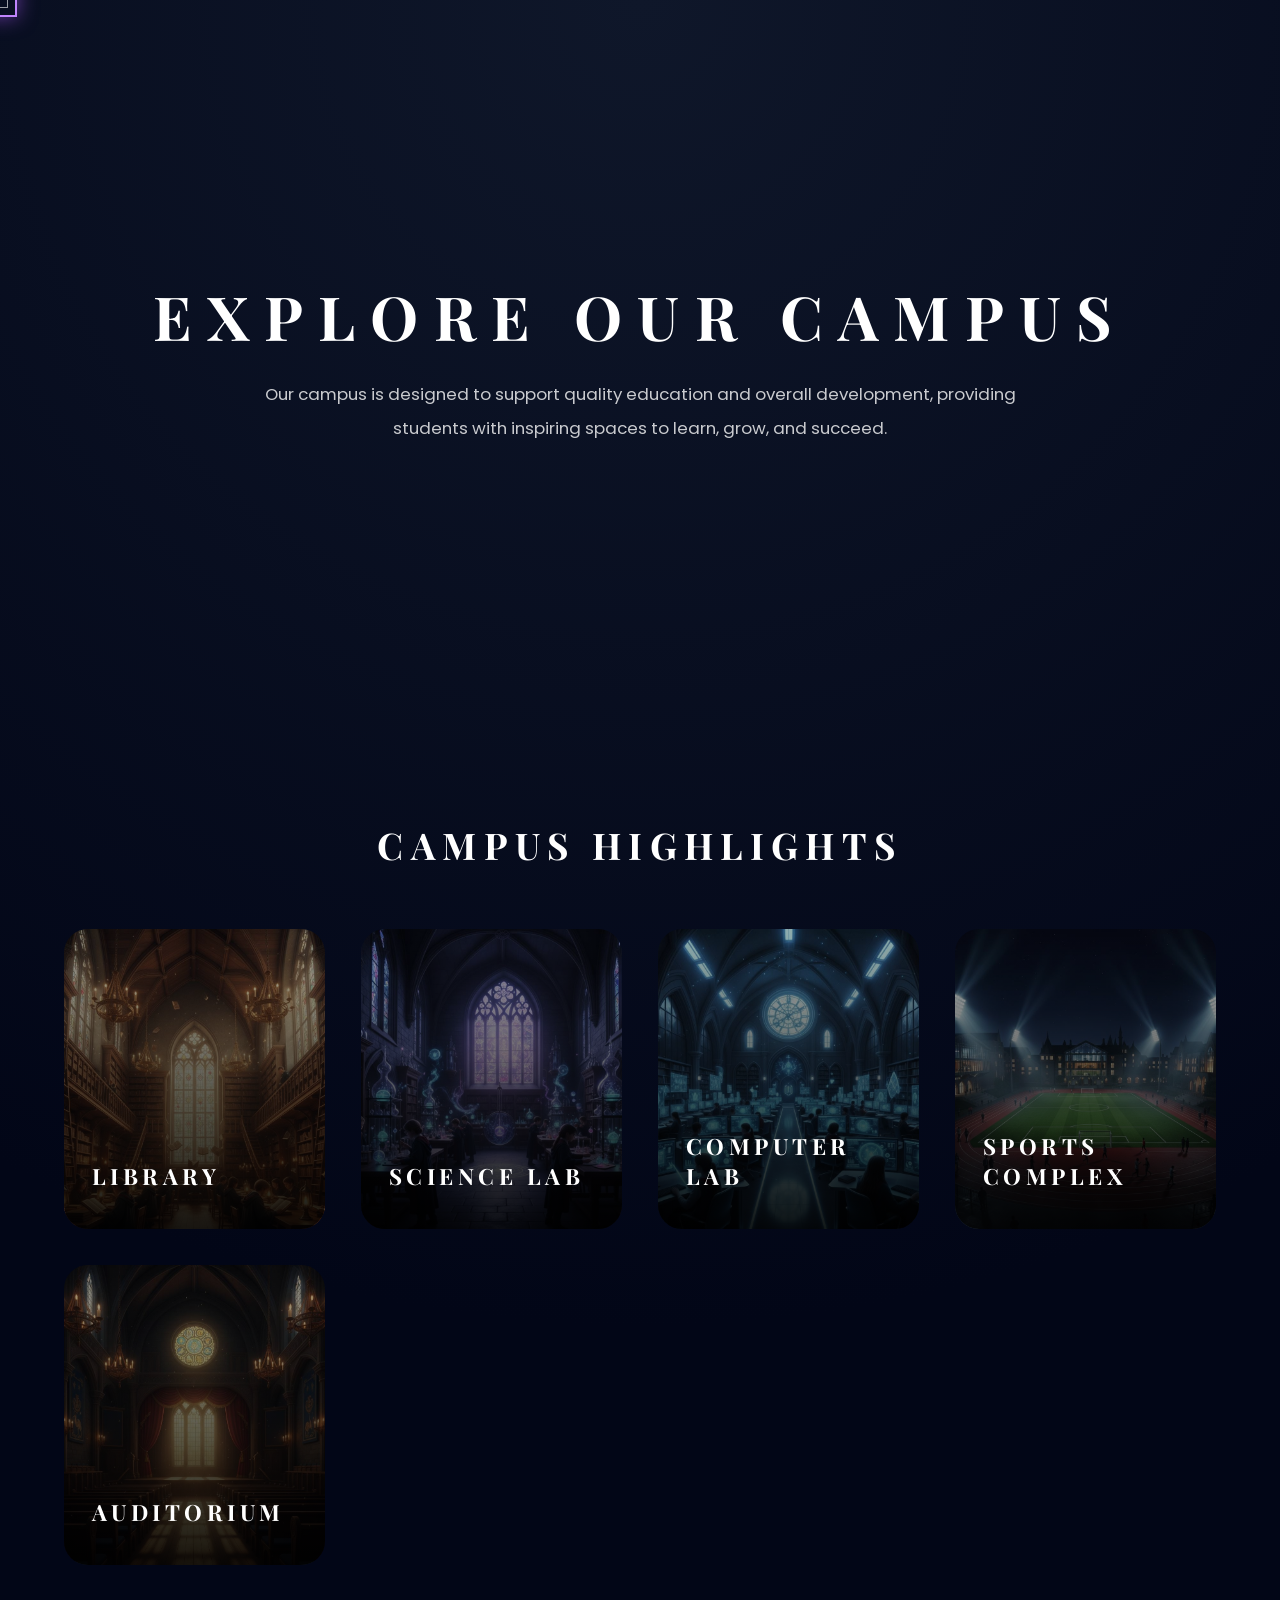
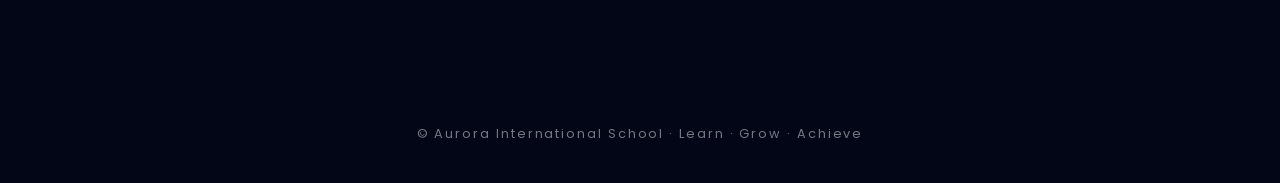
<file: campus.html>
<!DOCTYPE html>
<html lang="en">
<head>
<meta charset="UTF-8">
<title>Explore Campus | Aurora International School</title>
<meta name="viewport" content="width=device-width, initial-scale=1.0">

<link href="https://fonts.googleapis.com/css2?family=Playfair+Display:wght@600&family=Poppins:wght@400;500&display=swap" rel="stylesheet">

<style>
/* ================= GLOBAL ================= */
*{margin:0;padding:0;box-sizing:border-box}
body{
  font-family:"Poppins",sans-serif;
  background:radial-gradient(circle at top,#0f172a,#020617 70%);
  color:#fff;
  overflow-x:hidden;
}

/* ================= CURSOR ================= */
body{cursor:none}
.cursor{
  position:fixed;
  width:34px;height:34px;
  border:2px solid #c084fc;
  transform:translate(-50%,-50%) rotate(0deg);
  pointer-events:none;
  z-index:9999;
  transition:transform .15s ease,box-shadow .2s ease;
  box-shadow:0 0 20px rgba(168,85,247,.6);
}
.cursor::after{
  content:"";
  position:absolute;inset:7px;
  border:1px solid rgba(255,255,255,.6)
}
.cursor.hover{
  transform:translate(-50%,-50%) rotate(45deg) scale(1.35);
  box-shadow:0 0 40px rgba(168,85,247,.9)
}

/* ================= HERO ================= */
.hero{
  min-height:80vh;
  display:flex;
  flex-direction:column;
  justify-content:center;
  align-items:center;
  text-align:center;
  padding:0 24px;
}
.hero h1{
  font-family:"Playfair Display",serif;
  font-size:clamp(2.8rem,5vw,3.8rem);
  letter-spacing:.25em;
  margin-bottom:22px;
}
.hero p{
  max-width:760px;
  font-size:1.05rem;
  line-height:2;
  opacity:.78;
}

/* ================= SECTION ================= */
.section-title{
  text-align:center;
  margin:100px 0 60px;
}
.section-title h2{
  font-family:"Playfair Display",serif;
  font-size:2.3rem;
  letter-spacing:.2em;
}

/* ================= GRID ================= */
.campus-grid{
  max-width:1200px;
  margin:auto;
  padding:0 24px 120px;
  display:grid;
  grid-template-columns:repeat(auto-fit,minmax(260px,1fr));
  gap:36px;
}
.campus-card{
  position:relative;
  height:300px;
  border-radius:24px;
  overflow:hidden;
  padding:28px;
  display:flex;
  align-items:flex-end;
  background-size:cover;
  background-position:center;
  cursor:pointer;
  transition:all .6s cubic-bezier(.22,1,.36,1);
}
.campus-card::before{
  content:"";
  position:absolute;inset:0;
  background:linear-gradient(to top,rgba(0,0,0,.9),rgba(0,0,0,.3));
}
.campus-card:hover{
  transform:translateY(-14px) scale(1.05);
  box-shadow:0 40px 100px rgba(124,58,237,.45);
}
.campus-content{position:relative}
.campus-content h3{
  font-family:"Playfair Display",serif;
  font-size:1.4rem;
  letter-spacing:.2em;
  margin-bottom:10px;
}
.campus-content p{
  font-size:.95rem;
  line-height:1.7;
  opacity:.75;
}

/* ================= IMAGES ================= */
.library{background-image:url("assets/images/facilities/library.jpg")}
.science{background-image:url("assets/images/facilities/science.jpg")}
.computer{background-image:url("assets/images/facilities/computer.jpg")}
.sports{background-image:url("assets/images/facilities/sports.jpg")}
.auditorium{background-image:url("assets/images/facilities/auditorium.jpg")}

/* ================= POPUP ================= */
.popup{
  position:fixed;inset:0;
  background:rgba(0,0,0,.8);
  display:flex;
  align-items:center;
  justify-content:center;
  opacity:0;pointer-events:none;
  transition:.4s ease;
  z-index:999;
}
.popup.active{opacity:1;pointer-events:auto}
.popup-box{
  background:#020617;
  border-radius:20px;
  padding:40px;
  max-width:520px;
  text-align:center;
}
.popup-box h3{
  font-family:"Playfair Display",serif;
  letter-spacing:.2em;
  margin-bottom:16px;
}
.popup-box p{opacity:.75;line-height:1.7}
.popup-box button{
  margin-top:24px;
  padding:10px 26px;
  background:none;
  border:1px solid #c084fc;
  color:#fff;
  cursor:pointer;
}

/* ================= SCROLL ANIM ================= */
.reveal{
  opacity:0;
  transform:translateY(60px);
  transition:1s ease;
}
.reveal.show{
  opacity:1;
  transform:none;
}

/* ================= FOOTER ================= */
footer{
  text-align:center;
  padding:40px 20px;
  font-size:.8rem;
  letter-spacing:.15em;
  opacity:.45;
}
</style>
</head>

<body>

<div class="cursor" id="cursor"></div>

<section class="hero reveal">
  <h1>EXPLORE OUR CAMPUS</h1>
  <p>
    Our campus is designed to support quality education and overall
    development, providing students with inspiring spaces to learn,
    grow, and succeed.
  </p>
</section>

<div class="section-title reveal">
  <h2>CAMPUS HIGHLIGHTS</h2>
</div>

<section class="campus-grid">
  <div class="campus-card library reveal" data-title="Library" data-text="A peaceful learning space that supports reading, research, and independent study.">
    <div class="campus-content"><h3>LIBRARY</h3></div>
  </div>

  <div class="campus-card science reveal" data-title="Science Lab" data-text="Well-equipped labs that encourage hands-on learning and experimentation.">
    <div class="campus-content"><h3>SCIENCE LAB</h3></div>
  </div>

  <div class="campus-card computer reveal" data-title="Computer Lab" data-text="Modern systems that help students build digital and technical skills.">
    <div class="campus-content"><h3>COMPUTER LAB</h3></div>
  </div>

  <div class="campus-card sports reveal" data-title="Sports Complex" data-text="Facilities that promote fitness, teamwork, and sportsmanship.">
    <div class="campus-content"><h3>SPORTS COMPLEX</h3></div>
  </div>

  <div class="campus-card auditorium reveal" data-title="Auditorium" data-text="A large space for assemblies, performances, and cultural events.">
    <div class="campus-content"><h3>AUDITORIUM</h3></div>
  </div>
</section>

<footer>© Aurora International School · Learn · Grow · Achieve</footer>

<!-- POPUP -->
<div class="popup" id="popup">
  <div class="popup-box">
    <h3 id="popTitle"></h3>
    <p id="popText"></p>
    <button onclick="closePop()">Close</button>
  </div>
</div>

<script>
/* CURSOR */
const c=document.getElementById("cursor");
window.addEventListener("mousemove",e=>{
  c.style.left=e.clientX+"px";
  c.style.top=e.clientY+"px";
});
document.querySelectorAll(".campus-card,button").forEach(el=>{
  el.addEventListener("mouseenter",()=>c.classList.add("hover"));
  el.addEventListener("mouseleave",()=>c.classList.remove("hover"));
});

/* POPUP */
const popup=document.getElementById("popup");
const pt=document.getElementById("popTitle");
const px=document.getElementById("popText");
document.querySelectorAll(".campus-card").forEach(card=>{
  card.onclick=()=>{
    pt.innerText=card.dataset.title;
    px.innerText=card.dataset.text;
    popup.classList.add("active");
  }
});
function closePop(){popup.classList.remove("active")}

/* SCROLL REVEAL */
const rev=document.querySelectorAll(".reveal");
window.addEventListener("scroll",()=>{
  const h=window.innerHeight*.85;
  rev.forEach(el=>{
    if(el.getBoundingClientRect().top<h) el.classList.add("show");
  });
});
</script>

</body>
</html>
</file>
